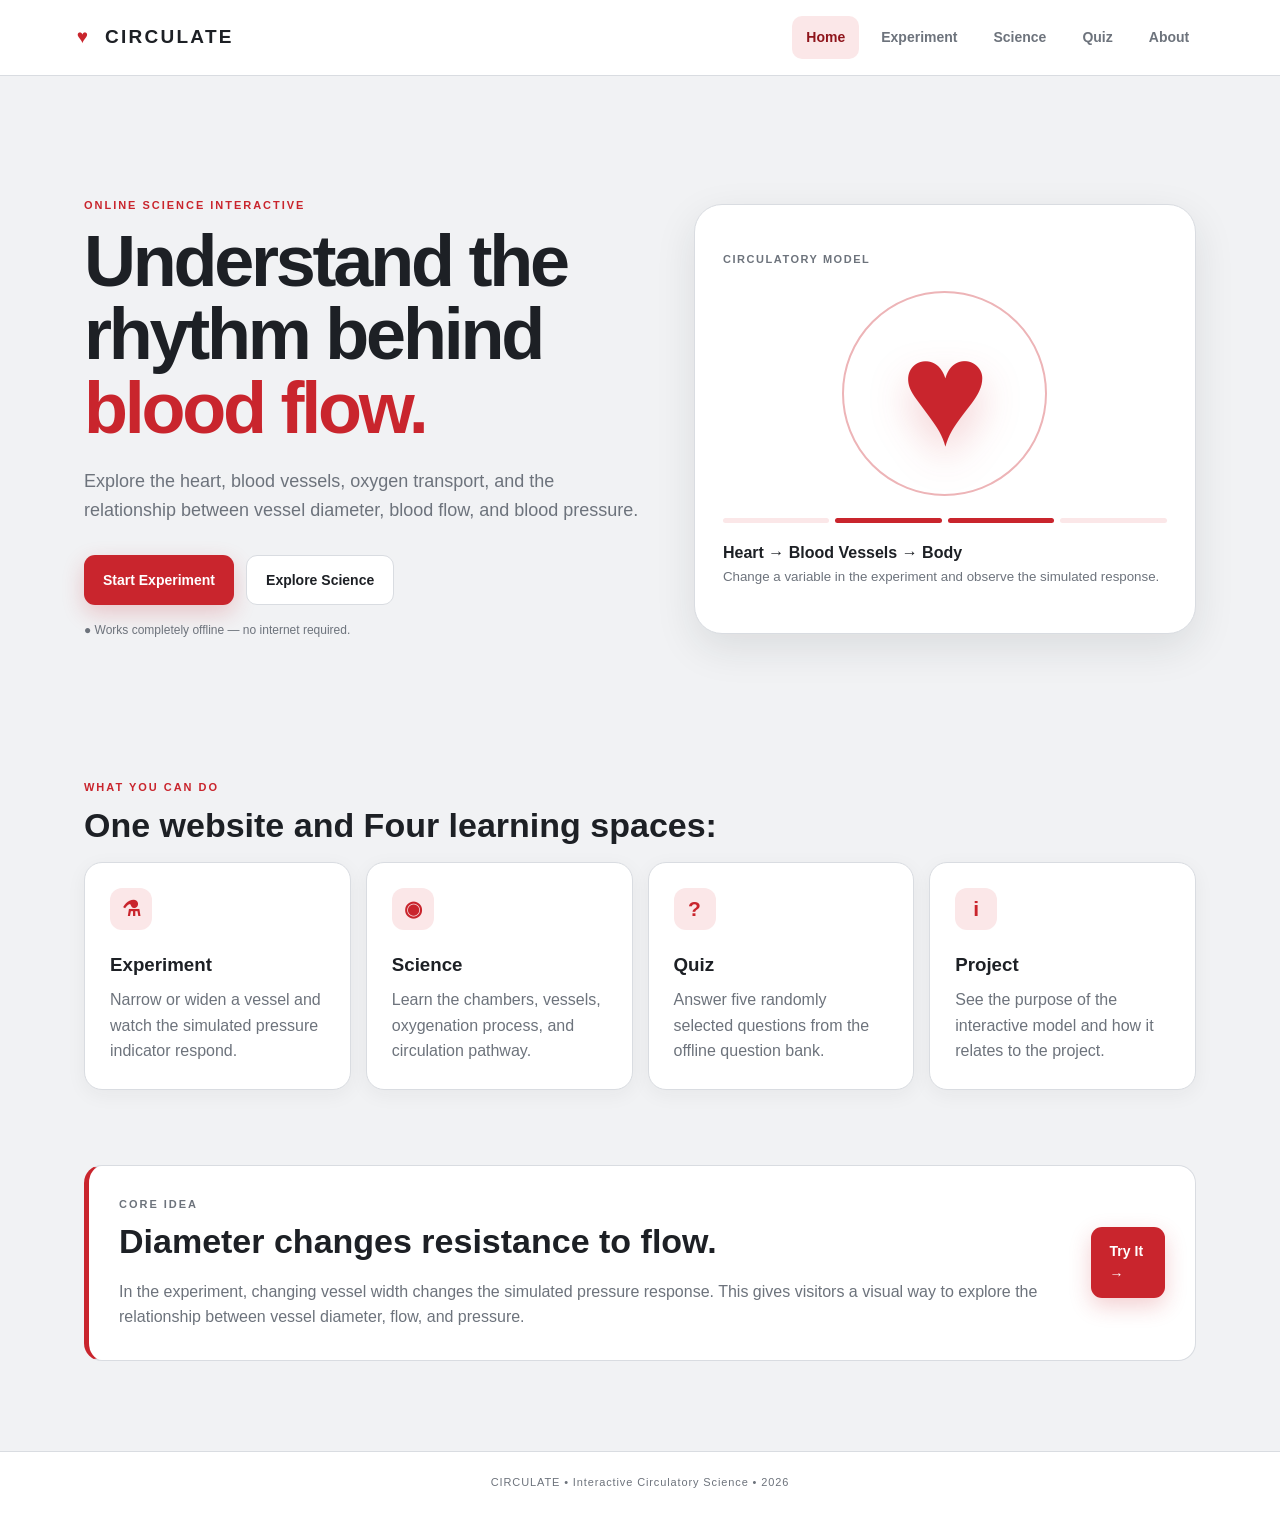
<file: index.html>
<!DOCTYPE html>
<html lang="en">
<head>
  <meta charset="UTF-8">
  <meta name="viewport" content="width=device-width, initial-scale=1.0">
  <title>CIRCULATE | Home</title>
  <link rel="stylesheet" href="style.css">
</head>
<body>
<header class="topbar">
  <a class="brand" href="index.html"><span class="brand-mark">♥</span> CIRCULATE</a>
  <nav>
    <a class="active" href="index.html">Home</a>
    <a href="experiment.html">Experiment</a>
    <a href="science.html">Science</a>
    <a href="quiz.html">Quiz</a>
    <a href="about.html">About</a>
  </nav>
</header>

<main>
  <section class="hero">
    <div class="hero-copy">
      <p class="eyebrow">ONLINE SCIENCE INTERACTIVE</p>
      <h1>Understand the rhythm behind <span>blood flow.</span></h1>
      <p class="lead">Explore the heart, blood vessels, oxygen transport, and the relationship between vessel diameter, blood flow, and blood pressure.</p>
      <div class="actions">
        <a class="button primary" href="experiment.html">Start Experiment</a>
        <a class="button secondary" href="science.html">Explore Science</a>
      </div>
      <p class="offline-note">● Works completely offline — no internet required.</p>
    </div>

    <div class="heart-card">
      <div class="model-label">CIRCULATORY MODEL</div>
      <div class="heart-visual" aria-label="Stylized heart model">
        <div class="heart-shape">♥</div>
        <div class="pulse-ring"></div>
      </div>
      <div class="flow-line"><span></span><span></span><span></span><span></span></div>
      <div class="model-caption">
        <strong>Heart → Blood Vessels → Body</strong>
        <small>Change a variable in the experiment and observe the simulated response.</small>
      </div>
    </div>
  </section>

  <section class="section">
    <p class="eyebrow">WHAT YOU CAN DO</p>
    <h2>One website and Four learning spaces:</h2>
    <div class="feature-grid">
      <a class="feature-card" href="experiment.html">
        <span class="feature-icon">⚗</span>
        <h3>Experiment</h3>
        <p>Narrow or widen a vessel and watch the simulated pressure indicator respond.</p>
      </a>
      <a class="feature-card" href="science.html">
        <span class="feature-icon">◉</span>
        <h3>Science</h3>
        <p>Learn the chambers, vessels, oxygenation process, and circulation pathway.</p>
      </a>
      <a class="feature-card" href="quiz.html">
        <span class="feature-icon">?</span>
        <h3>Quiz</h3>
        <p>Answer five randomly selected questions from the offline question bank.</p>
      </a>
      <a class="feature-card" href="about.html">
        <span class="feature-icon">i</span>
        <h3>Project</h3>
        <p>See the purpose of the interactive model and how it relates to the project.</p>
      </a>
    </div>
  </section>

  <section class="callout">
    <div>
      <p class="eyebrow">CORE IDEA</p>
      <h2>Diameter changes resistance to flow.</h2>
      <p>In the experiment, changing vessel width changes the simulated pressure response. This gives visitors a visual way to explore the relationship between vessel diameter, flow, and pressure.</p>
    </div>
    <a class="button primary" href="experiment.html">Try It →</a>
  </section>
</main>

<footer>CIRCULATE • Interactive Circulatory Science • 2026</footer>
</body>
</html>
</file>
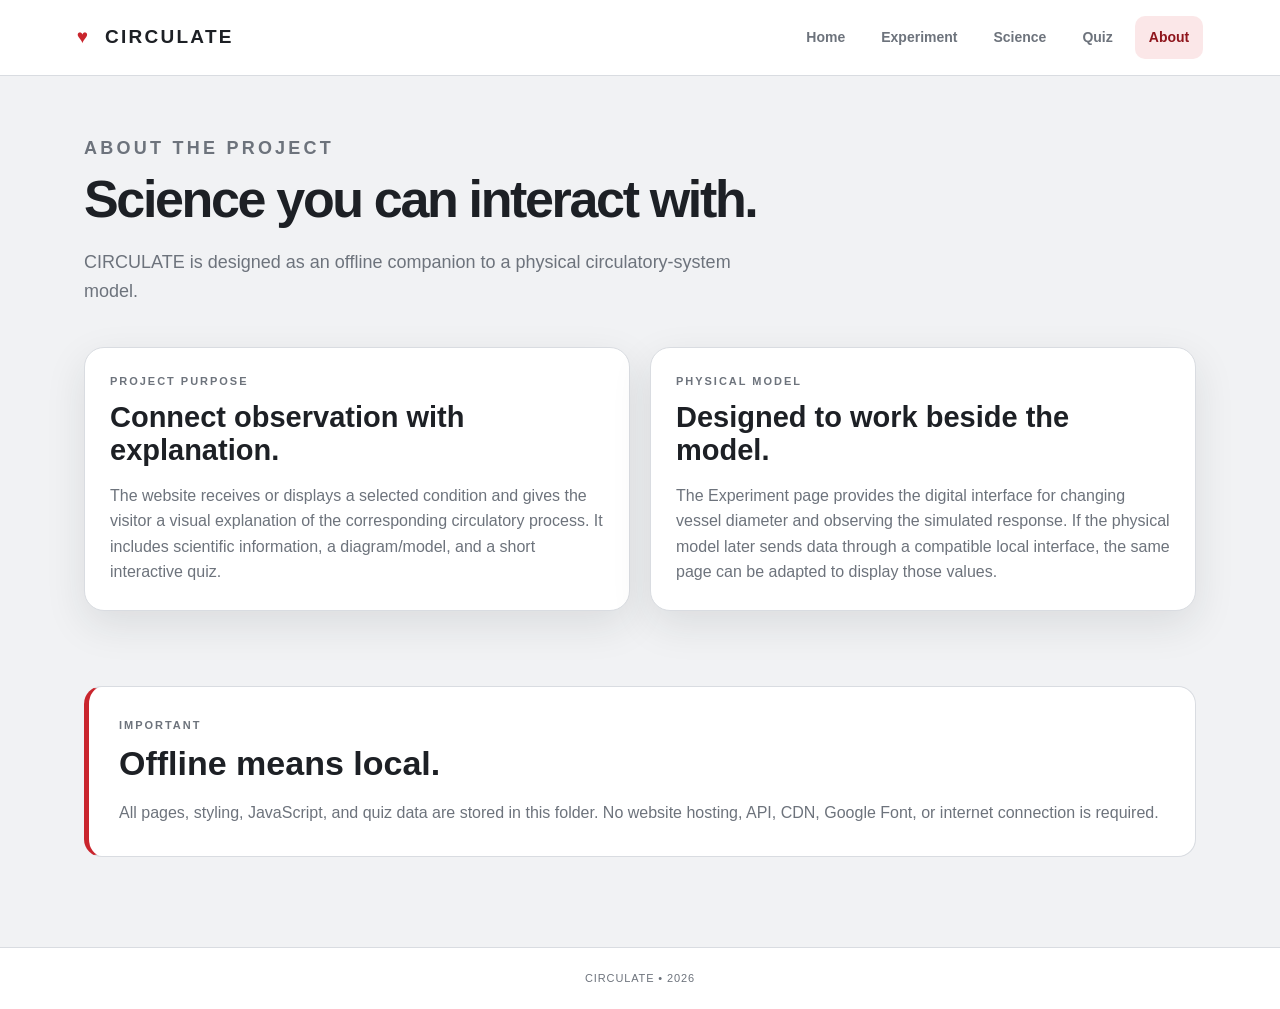
<file: about.html>
<!DOCTYPE html>
<html lang="en">
<head>
  <meta charset="UTF-8">
  <meta name="viewport" content="width=device-width, initial-scale=1.0">
  <title>CIRCULATE | About</title>
  <link rel="stylesheet" href="style.css">
</head>
<body>
<header class="topbar">
  <a class="brand" href="index.html"><span class="brand-mark">♥</span> CIRCULATE</a>
  <nav>
    <a href="index.html">Home</a>
    <a href="experiment.html">Experiment</a>
    <a href="science.html">Science</a>
    <a href="quiz.html">Quiz</a>
    <a class="active" href="about.html">About</a>
  </nav>
</header>

<main>
  <section class="page-heading">
    <p class="eyebrow">ABOUT THE PROJECT</p>
    <h1>Science you can interact with.</h1>
    <p>CIRCULATE is designed as an offline companion to a physical circulatory-system model.</p>
  </section>

  <section class="about-grid">
    <article class="panel">
      <p class="eyebrow">PROJECT PURPOSE</p>
      <h2>Connect observation with explanation.</h2>
      <p>The website receives or displays a selected condition and gives the visitor a visual explanation of the corresponding circulatory process. It includes scientific information, a diagram/model, and a short interactive quiz.</p>
    </article>
    <article class="panel">
      <p class="eyebrow">PHYSICAL MODEL</p>
      <h2>Designed to work beside the model.</h2>
      <p>The Experiment page provides the digital interface for changing vessel diameter and observing the simulated response. If the physical model later sends data through a compatible local interface, the same page can be adapted to display those values.</p>
    </article>
  </section>

  <section class="callout">
    <div>
      <p class="eyebrow">IMPORTANT</p>
      <h2>Offline means local.</h2>
      <p>All pages, styling, JavaScript, and quiz data are stored in this folder. No website hosting, API, CDN, Google Font, or internet connection is required.</p>
    </div>
  </section>
</main>
<footer>CIRCULATE • 2026</footer>
</body>
</html>
</file>
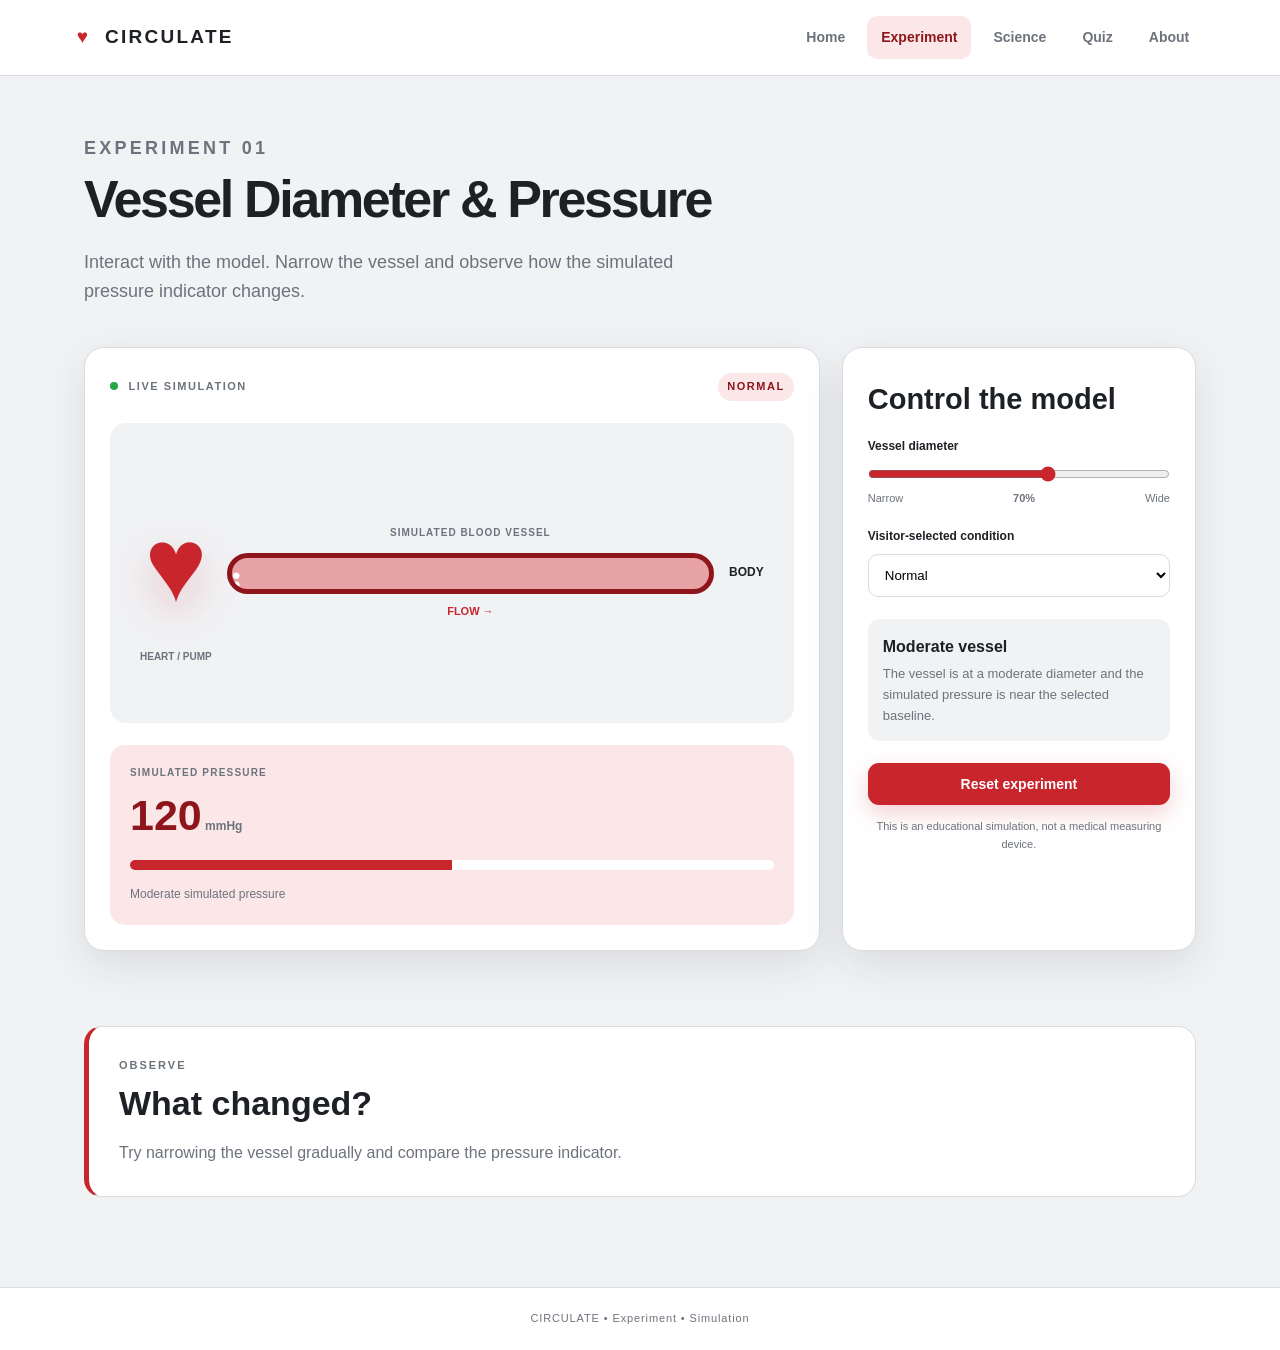
<file: experiment.html>
<!DOCTYPE html>
<html lang="en">
<head>
  <meta charset="UTF-8">
  <meta name="viewport" content="width=device-width, initial-scale=1.0">
  <title>CIRCULATE | Experiment</title>
  <link rel="stylesheet" href="style.css">
</head>
<body>
<header class="topbar">
  <a class="brand" href="index.html"><span class="brand-mark">♥</span> CIRCULATE</a>
  <nav>
    <a href="index.html">Home</a>
    <a class="active" href="experiment.html">Experiment</a>
    <a href="science.html">Science</a>
    <a href="quiz.html">Quiz</a>
    <a href="about.html">About</a>
  </nav>
</header>

<main>
  <section class="page-heading">
    <p class="eyebrow">EXPERIMENT 01</p>
    <h1>Vessel Diameter & Pressure</h1>
    <p>Interact with the model. Narrow the vessel and observe how the simulated pressure indicator changes.</p>
  </section>

  <section class="experiment-layout">
    <div class="model-panel">
      <div class="panel-head">
        <div><span class="status-dot"></span> LIVE SIMULATION</div>
        <span id="conditionBadge" class="badge">NORMAL</span>
      </div>

      <div class="simulation">
        <div class="heart-model">
          <div class="heart-shape large">♥</div>
          <small>HEART / PUMP</small>
        </div>
        <div class="vessel-stage">
          <div class="vessel-label">SIMULATED BLOOD VESSEL</div>
          <div id="vessel" class="vessel">
            <div class="blood-cell c1">●</div><div class="blood-cell c2">●</div><div class="blood-cell c3">●</div>
          </div>
          <div class="direction">FLOW →</div>
        </div>
        <div class="body-target">BODY</div>
      </div>

      <div class="pressure-box">
        <div>
          <span class="metric-label">SIMULATED PRESSURE</span>
          <strong id="pressure">120</strong><span class="unit"> mmHg</span>
        </div>
        <div class="meter"><div id="meterFill"></div></div>
        <span id="pressureText">Normal range for this classroom simulation</span>
      </div>
    </div>

    <aside class="controls panel">
      <h2>Control the model</h2>
      <label for="diameter">Vessel diameter</label>
      <input id="diameter" type="range" min="25" max="100" value="70">
      <div class="range-values"><span>Narrow</span><strong id="diameterValue">70%</strong><span>Wide</span></div>

      <label for="condition">Visitor-selected condition</label>
      <select id="condition">
        <option value="normal">Normal</option>
        <option value="high">High pressure</option>
        <option value="low">Low pressure</option>
      </select>

      <div class="info-box">
        <strong id="resultTitle">Normal vessel</strong>
        <p id="resultText">The vessel is at a moderate diameter. The model shows a moderate simulated pressure.</p>
      </div>

      <button class="button primary full" id="reset">Reset experiment</button>
      <p class="small-note">This is an educational simulation, not a medical measuring device.</p>
    </aside>
  </section>

  <section class="callout">
    <div>
      <p class="eyebrow">OBSERVE</p>
      <h2>What changed?</h2>
      <p id="observation">Move the slider to begin observing the model.</p>
    </div>
  </section>
</main>

<footer>CIRCULATE • Experiment • Simulation</footer>
<script src="script.js"></script>
</body>
</html>
</file>
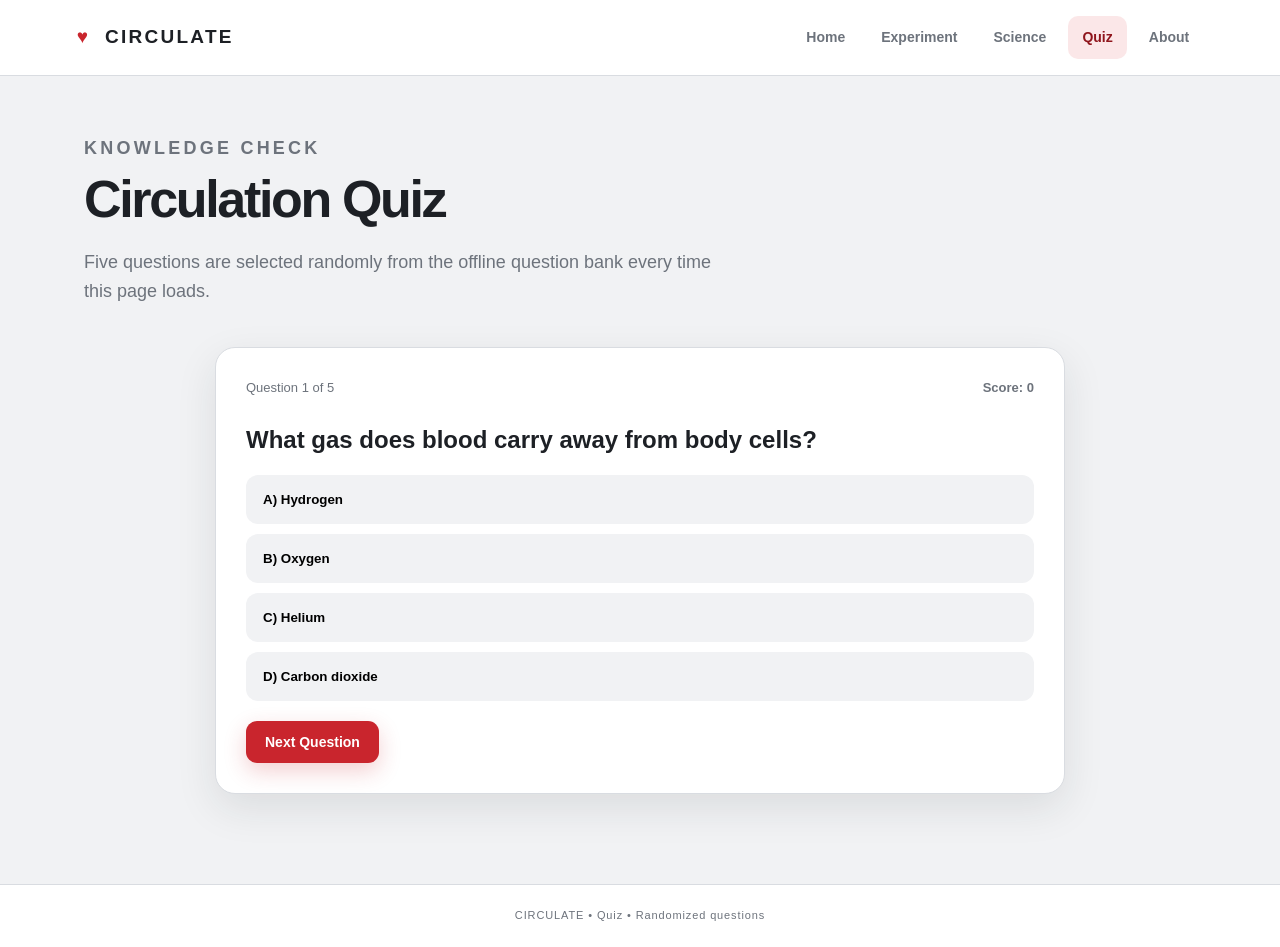
<file: quiz.html>
<!DOCTYPE html>
<html lang="en">
<head>
  <meta charset="UTF-8">
  <meta name="viewport" content="width=device-width, initial-scale=1.0">
  <title>CIRCULATE | Quiz</title>
  <link rel="stylesheet" href="style.css">
</head>
<body>
<header class="topbar">
  <a class="brand" href="index.html"><span class="brand-mark">♥</span> CIRCULATE</a>
  <nav>
    <a href="index.html">Home</a>
    <a href="experiment.html">Experiment</a>
    <a href="science.html">Science</a>
    <a class="active" href="quiz.html">Quiz</a>
    <a href="about.html">About</a>
  </nav>
</header>

<main>
  <section class="page-heading">
    <p class="eyebrow">KNOWLEDGE CHECK</p>
    <h1>Circulation Quiz</h1>
    <p>Five questions are selected randomly from the offline question bank every time this page loads.</p>
  </section>

  <section class="quiz-card">
    <div class="quiz-top"><span id="progress">Question 1 of 5</span><strong id="score">Score: 0</strong></div>
    <div id="quizArea"></div>
    <button class="button primary" id="nextButton" disabled>Choose an answer</button>
    <div id="finalResult" class="final-result hidden"></div>
  </section>
</main>

<footer>CIRCULATE • Quiz • Randomized questions</footer>
<script src="quiz.js"></script>
</body>
</html>
</file>
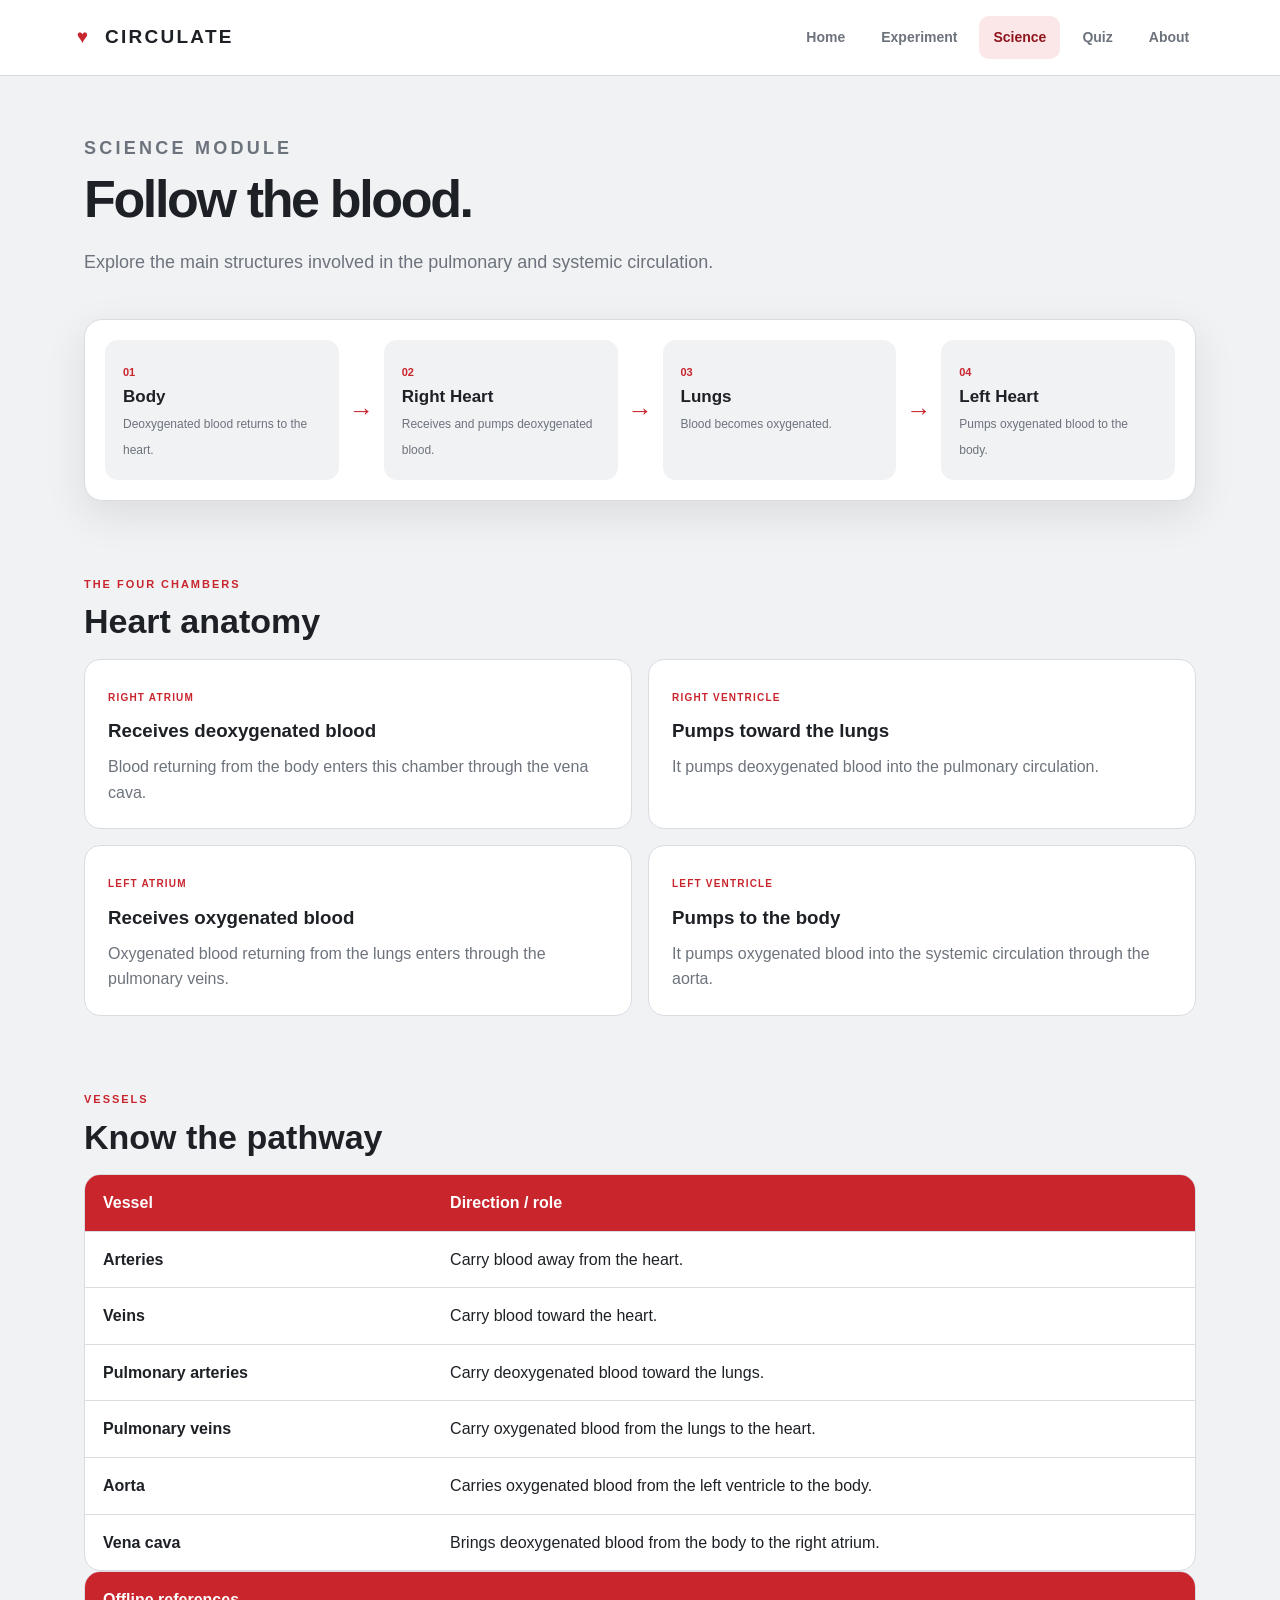
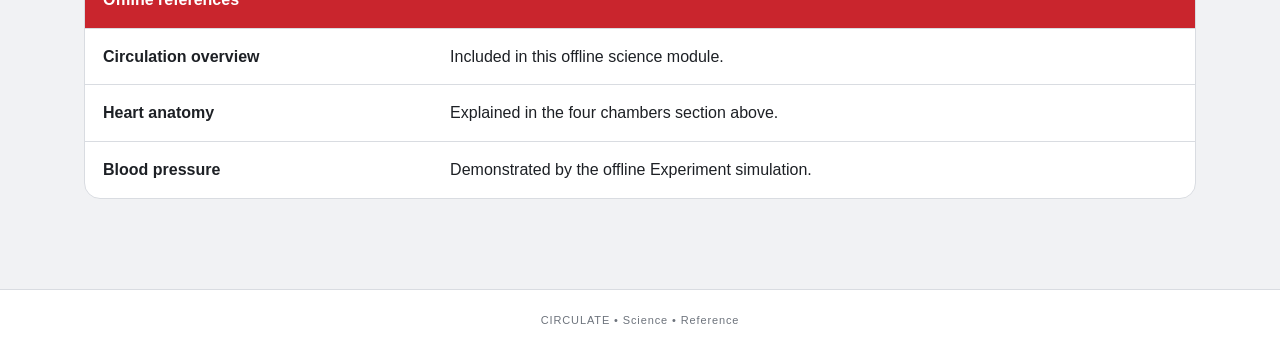
<file: science.html>
<!DOCTYPE html>
<html lang="en">
<head>
  <meta charset="UTF-8">
  <meta name="viewport" content="width=device-width, initial-scale=1.0">
  <title>CIRCULATE | Science</title>
  <link rel="stylesheet" href="style.css">
</head>
<body>
<header class="topbar">
  <a class="brand" href="index.html"><span class="brand-mark">♥</span> CIRCULATE</a>
  <nav>
    <a href="index.html">Home</a>
    <a href="experiment.html">Experiment</a>
    <a class="active" href="science.html">Science</a>
    <a href="quiz.html">Quiz</a>
    <a href="about.html">About</a>
  </nav>
</header>

<main>
  <section class="page-heading">
    <p class="eyebrow">SCIENCE MODULE</p>
    <h1>Follow the blood.</h1>
    <p>Explore the main structures involved in the pulmonary and systemic circulation.</p>
  </section>

  <section class="flow-map">
    <div class="flow-step"><b>01</b><strong>Body</strong><span>Deoxygenated blood returns to the heart.</span></div>
    <div class="flow-arrow">→</div>
    <div class="flow-step"><b>02</b><strong>Right Heart</strong><span>Receives and pumps deoxygenated blood.</span></div>
    <div class="flow-arrow">→</div>
    <div class="flow-step"><b>03</b><strong>Lungs</strong><span>Blood becomes oxygenated.</span></div>
    <div class="flow-arrow">→</div>
    <div class="flow-step"><b>04</b><strong>Left Heart</strong><span>Pumps oxygenated blood to the body.</span></div>
  </section>

  <section class="section">
    <p class="eyebrow">THE FOUR CHAMBERS</p>
    <h2>Heart anatomy</h2>
    <div class="science-grid">
      <article class="science-card"><span class="chamber-tag">RIGHT ATRIUM</span><h3>Receives deoxygenated blood</h3><p>Blood returning from the body enters this chamber through the vena cava.</p></article>
      <article class="science-card"><span class="chamber-tag">RIGHT VENTRICLE</span><h3>Pumps toward the lungs</h3><p>It pumps deoxygenated blood into the pulmonary circulation.</p></article>
      <article class="science-card"><span class="chamber-tag">LEFT ATRIUM</span><h3>Receives oxygenated blood</h3><p>Oxygenated blood returning from the lungs enters through the pulmonary veins.</p></article>
      <article class="science-card"><span class="chamber-tag">LEFT VENTRICLE</span><h3>Pumps to the body</h3><p>It pumps oxygenated blood into the systemic circulation through the aorta.</p></article>
    </div>
  </section>

  <section class="section">
    <p class="eyebrow">VESSELS</p>
    <h2>Know the pathway</h2>
    <div class="table-card">
      <div class="table-row header"><b>Vessel</b><b>Direction / role</b></div>
      <div class="table-row"><b>Arteries</b><span>Carry blood away from the heart.</span></div>
      <div class="table-row"><b>Veins</b><span>Carry blood toward the heart.</span></div>
      <div class="table-row"><b>Pulmonary arteries</b><span>Carry deoxygenated blood toward the lungs.</span></div>
      <div class="table-row"><b>Pulmonary veins</b><span>Carry oxygenated blood from the lungs to the heart.</span></div>
      <div class="table-row"><b>Aorta</b><span>Carries oxygenated blood from the left ventricle to the body.</span></div>
      <div class="table-row"><b>Vena cava</b><span>Brings deoxygenated blood from the body to the right atrium.</span></div>
    </div>
    <div class="table-card">
      <div class="table-row header"><b>Offline references</b></div>
      <div class="table-row"><b>Circulation overview</b><span>Included in this offline science module.</span></div>
      <div class="table-row"><b>Heart anatomy</b><span>Explained in the four chambers section above.</span></div>
      <div class="table-row"><b>Blood pressure</b><span>Demonstrated by the offline Experiment simulation.</span></div>
    </div>
  </section>
</main>
<footer>CIRCULATE • Science • Reference</footer>
</body>
</html>
</file>
<file: style.css>
*{box-sizing:border-box;margin:0;padding:0}
:root{--red:#c9252d;--red-dark:#8f151c;--red-soft:#fbe7e8;--white:#fff;--grey:#f1f2f4;--grey-2:#d9dce1;--text:#1d2025;--muted:#6d737c;--shadow:0 14px 40px rgba(31,35,40,.10)}
body{font-family:Arial,Helvetica,sans-serif;background:var(--grey);color:var(--text);line-height:1.6}
a{text-decoration:none;color:inherit}
.topbar{height:76px;background:rgba(255,255,255,.96);border-bottom:1px solid var(--grey-2);display:flex;align-items:center;justify-content:space-between;padding:0 6%;position:sticky;top:0;z-index:10}
.brand{font-weight:900;letter-spacing:.12em;font-size:19px}.brand-mark{color:var(--red);margin-right:7px}
nav{display:flex;gap:8px;align-items:center}nav a{padding:10px 14px;border-radius:10px;color:var(--muted);font-size:14px;font-weight:700}nav a:hover,nav a.active{background:var(--red-soft);color:var(--red-dark)}
main{max-width:1160px;margin:auto;padding:58px 24px 90px}.hero{display:grid;grid-template-columns:1.05fr .95fr;gap:55px;align-items:center;min-height:570px}
.eyebrow{font-size:11px;font-weight:800;letter-spacing:.18em;color:var(--red);margin-bottom:10px}.hero h1,.page-heading h1{font-size:clamp(42px,6vw,72px);line-height:1.02;letter-spacing:-.045em;margin-bottom:22px}.hero h1 span{color:var(--red)}.lead,.page-heading p{color:var(--muted);font-size:18px;max-width:650px}
.actions{display:flex;gap:12px;margin:30px 0 16px}.button{display:inline-flex;border:0;cursor:pointer;border-radius:11px;padding:13px 19px;font-weight:800;font-size:14px;align-items:center;justify-content:center}.primary{background:var(--red);color:#fff;box-shadow:0 8px 22px rgba(201,37,45,.22)}.primary:hover{background:var(--red-dark)}.secondary{background:#fff;border:1px solid var(--grey-2)}.full{width:100%}.offline-note{font-size:12px;color:var(--muted)}
.heart-card{background:#fff;border:1px solid var(--grey-2);border-radius:28px;padding:28px;box-shadow:var(--shadow);min-height:430px;display:flex;flex-direction:column;justify-content:center}.model-label,.panel-head{font-size:11px;font-weight:800;letter-spacing:.14em;color:var(--muted)}.heart-visual{height:250px;display:flex;align-items:center;justify-content:center;position:relative}.heart-shape{font-size:150px;color:var(--red);filter:drop-shadow(0 18px 20px rgba(201,37,45,.20));animation:beat 1.2s infinite}.heart-shape.large{font-size:105px}@keyframes beat{0%,100%{transform:scale(1)}15%{transform:scale(1.08)}30%{transform:scale(1)}}
.pulse-ring{position:absolute;width:205px;height:205px;border:2px solid #edb4b7;border-radius:50%;animation:ring 1.8s infinite}@keyframes ring{0%{transform:scale(.75);opacity:.8}100%{transform:scale(1.25);opacity:0}}
.flow-line{display:flex;gap:6px}.flow-line span{height:5px;flex:1;background:var(--red-soft);border-radius:20px}.flow-line span:nth-child(2),.flow-line span:nth-child(3){background:var(--red)}
.model-caption{padding-top:17px;display:flex;flex-direction:column}.model-caption small{color:var(--muted)}
.section{margin-top:75px}.section h2,.callout h2{font-size:34px;line-height:1.1;margin-bottom:18px}.feature-grid{display:grid;grid-template-columns:repeat(4,1fr);gap:15px}.feature-card{background:#fff;padding:25px;border:1px solid var(--grey-2);border-radius:18px;transition:.2s;box-shadow:0 5px 20px rgba(31,35,40,.05)}.feature-card:hover{transform:translateY(-4px);border-color:#e3a2a5}.feature-icon{width:42px;height:42px;border-radius:12px;background:var(--red-soft);color:var(--red);display:grid;place-items:center;font-weight:900;font-size:21px;margin-bottom:20px}.feature-card h3{margin-bottom:7px}.feature-card p,.callout p,.panel p,.science-card p{color:var(--muted)}
.callout{background:#fff;border:1px solid var(--grey-2);border-left:5px solid var(--red);padding:30px;border-radius:18px;margin-top:75px;display:flex;justify-content:space-between;align-items:center;gap:30px}.page-heading{margin-bottom:42px}.page-heading h1{font-size:52px}
.experiment-layout{display:grid;grid-template-columns:1.35fr .65fr;gap:22px}.panel,.model-panel,.quiz-card{background:#fff;border:1px solid var(--grey-2);border-radius:20px;box-shadow:var(--shadow)}.model-panel{padding:25px}.panel{padding:25px}.panel-head{display:flex;justify-content:space-between;align-items:center}.status-dot{display:inline-block;width:8px;height:8px;background:#28a745;border-radius:50%;margin-right:6px}.badge{background:var(--red-soft);color:var(--red-dark);padding:5px 9px;border-radius:99px}
.simulation{min-height:300px;background:var(--grey);border-radius:16px;margin:22px 0;padding:30px;display:flex;align-items:center;justify-content:space-around;gap:15px}.heart-model{text-align:center}.heart-model small{display:block;font-weight:800;font-size:10px;color:var(--muted)}.vessel-stage{flex:1;text-align:center}.vessel-label{font-size:10px;font-weight:800;color:var(--muted);letter-spacing:.1em;margin-bottom:12px}.vessel{height:var(--vessel-height,42px);background:#e8a3a6;border:5px solid var(--red-dark);border-radius:99px;position:relative;overflow:hidden;transition:height .25s}.blood-cell{position:absolute;color:#fff;font-size:15px;animation:travel 2.2s linear infinite}.c1{top:15%;animation-delay:0s}.c2{top:45%;animation-delay:.7s}.c3{top:70%;animation-delay:1.3s}@keyframes travel{from{left:-10%}to{left:105%}}.direction{font-size:11px;font-weight:800;color:var(--red);margin-top:9px}.body-target{font-weight:900;font-size:12px}
.pressure-box{background:var(--red-soft);padding:20px;border-radius:15px}.pressure-box strong{font-size:43px;color:var(--red-dark)}.unit{font-weight:800;color:var(--red-dark)}.metric-label{display:block;font-size:10px;font-weight:800;letter-spacing:.12em;color:var(--muted)}.meter{height:10px;background:#fff;border-radius:99px;overflow:hidden;margin:10px 0}.meter div{height:100%;background:var(--red);width:50%;transition:.3s}.pressure-box span:last-child{font-size:12px;color:var(--muted)}
.controls h2{margin-bottom:25px}.controls label{display:block;font-size:12px;font-weight:800;margin:20px 0 8px}.controls input[type=range]{width:100%;accent-color:var(--red)}select{width:100%;padding:12px;border:1px solid var(--grey-2);border-radius:10px;background:#fff}.range-values{display:flex;justify-content:space-between;font-size:11px;color:var(--muted)}.info-box{background:var(--grey);padding:15px;border-radius:12px;margin:22px 0}.info-box p{font-size:13px;color:var(--muted);margin-top:4px}.small-note{font-size:11px;color:var(--muted);text-align:center;margin-top:13px}
.flow-map{display:flex;align-items:stretch;gap:10px;background:#fff;border:1px solid var(--grey-2);padding:20px;border-radius:18px;box-shadow:var(--shadow)}.flow-step{flex:1;background:var(--grey);padding:18px;border-radius:13px}.flow-step b{color:var(--red);font-size:11px}.flow-step strong{display:block;font-size:17px}.flow-step span{font-size:12px;color:var(--muted)}.flow-arrow{display:grid;place-items:center;color:var(--red);font-size:25px}
.science-grid{display:grid;grid-template-columns:repeat(2,1fr);gap:16px}.science-card{background:#fff;border:1px solid var(--grey-2);padding:23px;border-radius:16px}.chamber-tag{font-size:10px;font-weight:900;color:var(--red);letter-spacing:.12em}.science-card h3{margin:8px 0}.table-card{background:#fff;border:1px solid var(--grey-2);border-radius:16px;overflow:hidden}.table-row{display:grid;grid-template-columns:.45fr 1fr;padding:15px 18px;border-bottom:1px solid var(--grey-2);gap:20px}.table-row:last-child{border-bottom:0}.table-row.header{background:var(--red);color:#fff}
.about-grid{display:grid;grid-template-columns:1fr 1fr;gap:20px}.panel h2{font-size:29px;line-height:1.15;margin:10px 0 15px}
.quiz-card{padding:30px;max-width:850px;margin:auto}.quiz-top{display:flex;justify-content:space-between;color:var(--muted);font-size:13px;margin-bottom:25px}.question{font-size:24px;font-weight:800;line-height:1.3;margin-bottom:20px}.answers{display:grid;gap:10px}.answer{padding:15px;text-align:left;background:var(--grey);border:2px solid transparent;border-radius:12px;cursor:pointer;font-weight:700}.answer:hover{border-color:#e0a1a4}.answer.correct{background:#e8f6eb;border-color:#43a05b}.answer.wrong{background:#fbe7e8;border-color:var(--red)}.answer:disabled{cursor:default}.quiz-card>.button{margin-top:20px}.final-result{margin-top:20px;padding:20px;background:var(--red-soft);border-radius:13px;font-weight:800}.hidden{display:none}
footer{text-align:center;padding:22px;background:#fff;border-top:1px solid var(--grey-2);color:var(--muted);font-size:11px;letter-spacing:.08em}
@media(max-width:850px){.topbar{height:auto;min-height:70px;flex-direction:column;padding:14px 5px;gap:8px}nav{flex-wrap:wrap;justify-content:center}.hero,.experiment-layout,.about-grid{grid-template-columns:1fr}.feature-grid{grid-template-columns:repeat(2,1fr)}.flow-map{flex-direction:column}.flow-arrow{transform:rotate(90deg)}}
@media(max-width:520px){main{padding:35px 15px 65px}.hero h1,.page-heading h1{font-size:40px}.feature-grid,.science-grid{grid-template-columns:1fr}.simulation{padding:15px;gap:5px}.heart-shape.large{font-size:75px}}
</file>
